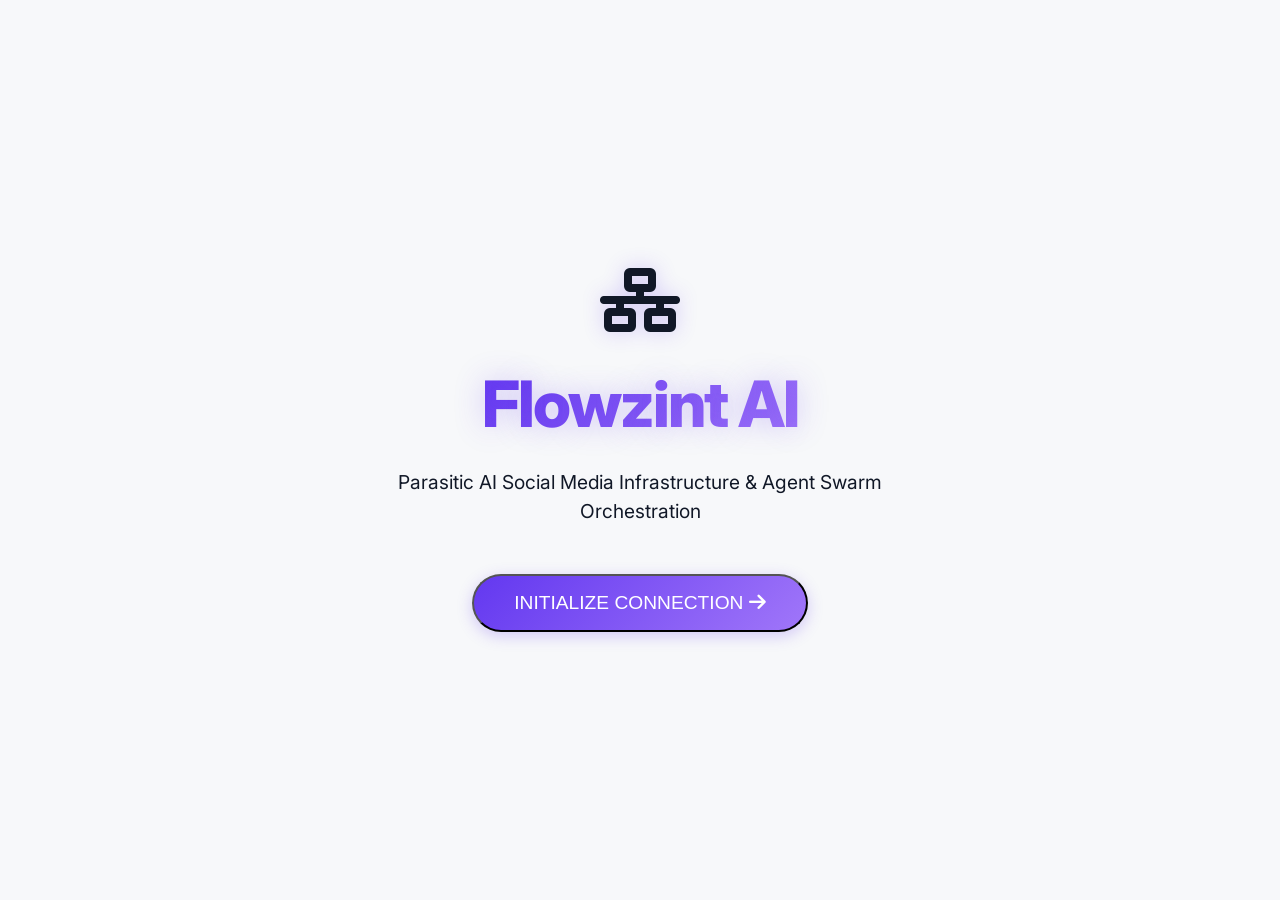
<file: frontend/index.html>
<!DOCTYPE html>
<html lang="en">
<head>
    <meta charset="UTF-8">
    <meta name="viewport" content="width=device-width, initial-scale=1.0">
    <title>Flowzint AI | System Initialization</title>
    <script src="assets/js/guard.js"></script>
    <link rel="stylesheet" href="assets/css/global.css">
    <link rel="stylesheet" href="https://cdnjs.cloudflare.com/ajax/libs/font-awesome/6.4.0/css/all.min.css">
    <style>
        .splash-screen {
            height: 100vh;
            display: flex;
            flex-direction: column;
            align-items: center;
            justify-content: center;
            text-align: center;
        }
        
        .logo-large {
            font-size: 4rem;
            font-weight: 800;
            letter-spacing: -2px;
            margin-bottom: 16px;
            text-shadow: 0 0 30px var(--primary-glow);
        }

        .tagline {
            font-size: 1.2rem;
            color: var(--text-muted);
            font-family: var(--font-mono);
            margin-bottom: 48px;
            max-width: 600px;
        }

        .enter-btn {
            font-size: 1.2rem;
            padding: 16px 40px;
            border-radius: 50px;
        }
    </style>
</head>
<body>
    <div class="ambient-bg"></div>

    <div class="splash-screen animate-fade-in">
        <i class="fa-solid fa-network-wired" style="font-size: 4rem; color: var(--primary-neon); margin-bottom: 24px; text-shadow: 0 0 20px var(--primary-glow);"></i>
        <div class="logo-large text-gradient">Flowzint AI</div>
        <div class="tagline">Parasitic AI Social Media Infrastructure & Agent Swarm Orchestration</div>
        
        <a href="login.html" style="text-decoration: none;">
            <button class="btn-primary enter-btn">
                INITIALIZE CONNECTION <i class="fa-solid fa-arrow-right"></i>
            </button>
        </a>
    </div>
</body>
</html>
</file>
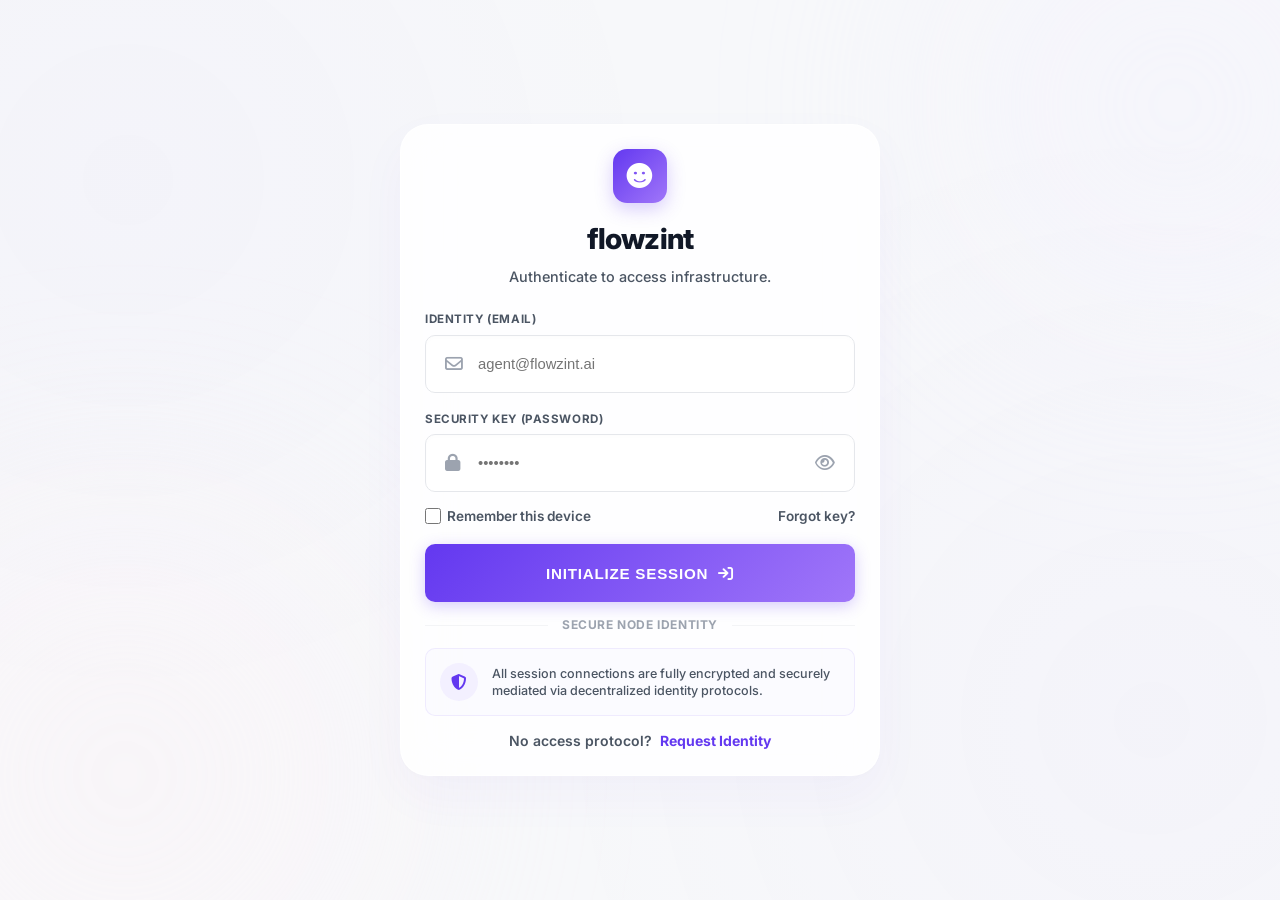
<file: frontend/dashboard.html>
<!DOCTYPE html>
<html lang="en">
<head>
    <meta charset="UTF-8">
    <meta name="viewport" content="width=device-width, initial-scale=1.0">
    <title>Flowzint | Creator Operating System</title>
    <script src="assets/js/guard.js"></script>
    <link rel="stylesheet" href="assets/css/global.css">
    <link rel="stylesheet" href="assets/css/dashboard.css">
    <link rel="stylesheet" href="https://cdnjs.cloudflare.com/ajax/libs/font-awesome/6.4.0/css/all.min.css">
</head>
<body>
    <div class="app-container">
        
        <!-- Sidebar -->
        <aside class="sidebar">
            <div class="sidebar-brand">
                <div class="brand-icon"><i class="fa-solid fa-face-smile"></i></div>
                <div>
                    <div style="font-weight: 800; font-size: 1.3rem; letter-spacing: -0.5px; color: var(--text-primary);">flowzint</div>
                    <div style="font-size: 0.65rem; color: var(--text-tertiary); font-weight: 600;">Creator Operating System</div>
                </div>
            </div>

            <div class="sidebar-scroll">
                <div class="nav-section">
                    <div class="nav-label">Overview</div>
                    <a href="dashboard.html" class="nav-item active">
                        <i class="fa-solid fa-border-all"></i>
                        <span>Dashboard</span>
                        <i class="fa-solid fa-chevron-right nav-action"></i>
                    </a>
                    <a href="#" class="nav-item">
                        <i class="fa-solid fa-gear"></i>
                        <span>Features</span>
                    </a>
                    <a href="pages/analytics.html" class="nav-item">
                        <i class="fa-solid fa-chart-simple"></i>
                        <span>Analytics</span>
                    </a>
                    <a href="pages/content-performance.html" class="nav-item">
                        <i class="fa-regular fa-file-video"></i>
                        <span>Content Performance</span>
                    </a>
                    <a href="pages/competitors.html" class="nav-item">
                        <i class="fa-solid fa-users-viewfinder"></i>
                        <span>Competitors</span>
                    </a>
                    <a href="pages/audience-insights.html" class="nav-item">
                        <i class="fa-solid fa-chart-pie"></i>
                        <span>Audience Insights</span>
                    </a>
                </div>

                <div class="nav-section">
                    <div class="nav-label">
                        AI AGENTS
                        <span class="badge badge-primary" style="cursor: pointer;">+ New Agent</span>
                    </div>
                    <a href="pages/script-agent.html" class="nav-item">
                        <i class="fa-solid fa-pen-nib"></i>
                        <span>Script Agent</span>
                    </a>
                    <a href="pages/proposal-agent.html" class="nav-item">
                        <i class="fa-solid fa-file-contract"></i>
                        <span>Proposal Agent</span>
                    </a>
                    <a href="pages/gmail-agent.html" class="nav-item">
                        <i class="fa-regular fa-envelope"></i>
                        <span>Gmail Agent</span>
                    </a>
                    <a href="pages/booking-agent.html" class="nav-item">
                        <i class="fa-regular fa-calendar-check"></i>
                        <span>Booking Agent</span>
                    </a>
                    <a href="#" class="nav-item">
                        <i class="fa-solid fa-satellite-dish"></i>
                        <span>24/7 Tracker</span>
                    </a>
                    <a href="#" class="nav-item" style="color: var(--primary); font-weight: 700;">
                        <i class="fa-solid fa-plus" style="color: var(--primary);"></i>
                        <span>View all agents</span>
                    </a>
                </div>

                <div class="nav-section">
                    <div class="nav-label">Automation</div>
                    <a href="pages/schedules.html" class="nav-item">
                        <i class="fa-regular fa-calendar-days"></i>
                        <span>Schedules</span>
                    </a>
                    <a href="#" class="nav-item">
                        <i class="fa-regular fa-paper-plane"></i>
                        <span>Auto Posting</span>
                    </a>
                    <a href="#" class="nav-item">
                        <i class="fa-solid fa-wand-magic-sparkles"></i>
                        <span>AI Video Generator</span>
                    </a>
                </div>
            </div>

            <div class="sidebar-footer">
                <div class="card user-card" id="user-menu-btn" style="padding: 10px; box-shadow: none;">
                    <div style="display: flex; align-items: center; gap: 12px;">
                        <img src="https://ui-avatars.com/api/?name=Creator&background=6338f0&color=fff" alt="User">
                        <div>
                            <div style="font-weight: 700; font-size: 0.85rem; display: flex; align-items: center; gap: 6px;" id="user-email">Creator Pro <i class="fa-solid fa-circle-check" style="color: var(--primary); font-size: 0.75rem;"></i></div>
                            <div style="font-size: 0.75rem; color: var(--text-tertiary); font-weight: 500;">Pro Plan</div>
                        </div>
                    </div>
                    <i class="fa-solid fa-chevron-down" style="font-size: 0.8rem; color: var(--text-tertiary);"></i>
                </div>
                <div class="storage-widget">
                    <div style="font-size: 0.75rem; font-weight: 600; color: var(--text-secondary);">Storage Used</div>
                    <div class="progress-bar"><div class="progress-fill"></div></div>
                    <div style="font-size: 0.7rem; color: var(--text-tertiary); font-weight: 600; text-align: center;">72% (72GB / 100GB)</div>
                </div>
            </div>
        </aside>

        <!-- Main Content Wrapper -->
        <main class="main-wrapper">
            
            <!-- Top Navbar (Centered Grid Containment) -->
            <header class="topbar">
                <div class="topbar-container">
                    <div class="search-bar">
                        <i class="fa-solid fa-search"></i>
                        <input type="text" placeholder="Search insights, videos, keywords...">
                        <span class="badge badge-primary">⌘ K</span>
                    </div>

                    <div class="topbar-actions">
                        <div class="icon-btn">
                            <i class="fa-regular fa-bell"></i>
                            <div class="notification-dot"></div>
                        </div>
                        <div class="icon-btn">
                            <i class="fa-regular fa-calendar"></i>
                        </div>
                        <button class="btn btn-primary" style="padding: 10px 20px;">
                            <i class="fa-solid fa-plus"></i> New Campaign
                        </button>
                        <img src="https://ui-avatars.com/api/?name=Creator&background=6338f0&color=fff" style="width: 40px; height: 40px; border-radius: 50%; box-shadow: var(--shadow-sm);" alt="Avatar">
                    </div>
                </div>
            </header>

            <!-- Dashboard Content Scroll -->
            <div class="dashboard-content">
                <div class="dashboard-container">
                    
                    <!-- Layout Column Splitting -->
                    <div class="dashboard-layout">
                        
                        <!-- 1. Middle Column (Main Content Area) -->
                        <div class="main-column">
                            
                            <!-- Hero Section (Now properly inside Main Column to match vertical height) -->
                            <div class="hero-section">
                                <div class="hero-text">
                                    <h1 class="heading-md" style="color: var(--text-secondary); margin-bottom: 4px;">Welcome back, Creator! 👋</h1>
                                    <div class="heading-xl">Let's grow your channel to the <span class="text-gradient">next level</span></div>
                                    <p class="text-sm" style="margin-top: 8px; font-weight: 500;">AI-Powered insights, automation and everything you need to grow faster.</p>
                                </div>
                                <div class="date-picker">
                                    <i class="fa-regular fa-calendar" style="color: var(--text-secondary);"></i> May 16 - Jun 15, 2026 <i class="fa-solid fa-chevron-down" style="color: var(--text-tertiary); font-size: 0.75rem; margin-left: 8px;"></i>
                                </div>
                            </div>

                            <!-- 4 KPI Cards -->
                            <div class="kpi-grid">
                                <div class="card kpi-card">
                                    <div class="kpi-header">
                                        <div class="icon-container icon-purple"><i class="fa-solid fa-eye"></i></div>
                                        Total Views
                                    </div>
                                    <div class="kpi-value-row">
                                        <div class="kpi-value">2.45M</div>
                                        <span class="badge badge-success"><i class="fa-solid fa-arrow-up"></i> 28.6%</span>
                                    </div>
                                    <div class="text-xs">vs last 30 days</div>
                                    <div class="kpi-chart-mini mini-line"></div>
                                </div>

                                <div class="card kpi-card">
                                    <div class="kpi-header">
                                        <div class="icon-container icon-blue"><i class="fa-regular fa-clock"></i></div>
                                        Watch Time (hours)
                                    </div>
                                    <div class="kpi-value-row">
                                        <div class="kpi-value">95.6K</div>
                                        <span class="badge badge-success"><i class="fa-solid fa-arrow-up"></i> 18.7%</span>
                                    </div>
                                    <div class="text-xs">vs last 30 days</div>
                                    <div class="kpi-chart-mini mini-line-green"></div>
                                </div>

                                <div class="card kpi-card">
                                    <div class="kpi-header">
                                        <div class="icon-container icon-pink"><i class="fa-solid fa-users"></i></div>
                                        Subscribers
                                    </div>
                                    <div class="kpi-value-row">
                                        <div class="kpi-value">12.8K</div>
                                        <span class="badge badge-success"><i class="fa-solid fa-arrow-up"></i> 35.4%</span>
                                    </div>
                                    <div class="text-xs">vs last 30 days</div>
                                    <div class="kpi-chart-mini mini-line-pink"></div>
                                </div>

                                <div class="card kpi-card">
                                    <div class="kpi-header">
                                        <div class="icon-container icon-orange"><i class="fa-regular fa-heart"></i></div>
                                        Engagement Rate
                                    </div>
                                    <div class="kpi-value-row">
                                        <div class="kpi-value">7.68%</div>
                                        <span class="badge badge-success"><i class="fa-solid fa-arrow-up"></i> 22.1%</span>
                                    </div>
                                    <div class="text-xs">vs last 30 days</div>
                                    <div class="kpi-chart-mini mini-line-orange"></div>
                                </div>
                            </div>

                            <!-- Main Graph -->
                            <div class="card chart-card">
                                <div class="card-header">
                                    <div style="display: flex; align-items: center; gap: 8px;">
                                        <h3 class="heading-md">Channel Performance Overview</h3>
                                        <i class="fa-regular fa-circle-info" style="color: var(--text-tertiary);"></i>
                                    </div>
                                    <div class="date-picker" style="padding: 6px 16px; box-shadow: none;">
                                        Last 30 Days <i class="fa-solid fa-chevron-down" style="font-size: 0.75rem; color: var(--text-tertiary); margin-left: 8px;"></i>
                                    </div>
                                </div>
                                <div class="chart-placeholder">
                                    <div class="chart-tooltip">
                                        <div style="color: var(--text-tertiary); margin-bottom: 4px; font-weight: 600;">May 28</div>
                                        <div style="font-weight: 800; color: var(--text-primary); font-size: 1rem;">98.7K Views</div>
                                        <div class="chart-tooltip-line"></div>
                                        <div class="chart-tooltip-dot"></div>
                                    </div>
                                </div>
                            </div>

                            <!-- Bottom Grids Container -->
                            <div class="bottom-section">
                                <!-- Row 1: 4 Cards -->
                                <div class="bottom-grid-4">
                                    <div class="card widget-box">
                                        <div class="widget-box-header">
                                            <div class="icon-container icon-purple" style="width: 28px; height: 28px; font-size: 0.8rem;"><i class="fa-solid fa-user-astronaut"></i></div>
                                            Creator Command Center
                                            <span style="margin-left: auto; color: var(--primary); font-size: 0.75rem; cursor: pointer; font-weight: 700;">Customize</span>
                                        </div>
                                        <div class="list-item">
                                            <div class="list-item-left">
                                                <i class="fa-solid fa-plus"></i>
                                                <span class="list-item-title">AI Suggestions</span>
                                            </div>
                                            <span class="list-item-right text-gradient">New <i class="fa-solid fa-chevron-down"></i></span>
                                        </div>
                                        <div class="list-item">
                                            <div class="list-item-left">
                                                <i class="fa-solid fa-fire" style="color: var(--danger);"></i>
                                                <span class="list-item-title">Trending Opportunities</span>
                                            </div>
                                            <span class="list-item-right" style="color: var(--warning);">High</span>
                                        </div>
                                        <div class="list-item">
                                            <div class="list-item-left">
                                                <i class="fa-regular fa-file-video" style="color: var(--primary);"></i>
                                                <span class="list-item-title">Content Pipeline</span>
                                            </div>
                                            <span class="list-item-right">2</span>
                                        </div>
                                        <div class="list-item">
                                            <div class="list-item-left">
                                                <i class="fa-regular fa-calendar-check" style="color: var(--primary);"></i>
                                                <span class="list-item-title">Upcoming Uploads</span>
                                            </div>
                                            <span class="list-item-right">2</span>
                                        </div>
                                        <a href="#" class="view-all">View all insights &rarr;</a>
                                    </div>

                                    <div class="card widget-box">
                                        <div class="widget-box-header">
                                            <div class="icon-container icon-purple" style="width: 28px; height: 28px; font-size: 0.8rem;"><i class="fa-solid fa-thumbs-up"></i></div>
                                            Real-time Likes Monitoring
                                        </div>
                                        <div class="text-xs" style="font-weight: 600;">Total Likes (30 Days)</div>
                                        <div class="kpi-value-row" style="margin: 8px 0 16px 0;">
                                            <div class="heading-lg" style="font-size: 1.5rem;">125.4K</div>
                                            <span class="badge badge-success"><i class="fa-solid fa-arrow-up"></i> 24.8%</span>
                                        </div>
                                        <div class="kpi-chart-mini mini-line-green" style="height: 32px; margin-bottom: 20px;"></div>
                                        <div style="display: flex; justify-content: space-between; font-size: 0.75rem; font-weight: 700; margin-bottom: 8px;">
                                            Live Feed <span style="color: var(--success); display: flex; align-items: center; gap: 6px;"><div style="width:6px; height:6px; background:var(--success); border-radius:50%;"></div>Live</span>
                                        </div>
                                        <div class="list-item" style="padding: 6px 0;">
                                            <div class="list-item-left"><img src="https://ui-avatars.com/api/?name=T&background=3b82f6&color=fff" style="width:20px; border-radius:50%;"><span class="list-item-title" style="font-size: 0.75rem;">@TechGuru liked your video</span></div>
                                            <span class="list-item-right" style="color: var(--text-tertiary); font-weight: 500;">1m ago</span>
                                        </div>
                                        <div class="list-item" style="padding: 6px 0;">
                                            <div class="list-item-left"><img src="https://ui-avatars.com/api/?name=C&background=ec4899&color=fff" style="width:20px; border-radius:50%;"><span class="list-item-title" style="font-size: 0.75rem;">@CreatorLife liked your video</span></div>
                                            <span class="list-item-right" style="color: var(--text-tertiary); font-weight: 500;">3m ago</span>
                                        </div>
                                        <a href="#" class="view-all">View all likes &rarr;</a>
                                    </div>

                                    <div class="card widget-box">
                                        <div class="widget-box-header">
                                            <div class="icon-container icon-purple" style="width: 28px; height: 28px; font-size: 0.8rem;"><i class="fa-regular fa-comment"></i></div>
                                            Comments & Engagement
                                        </div>
                                        <div class="text-xs" style="font-weight: 600;">Total Comments (30 Days)</div>
                                        <div class="kpi-value-row" style="margin: 8px 0 16px 0;">
                                            <div class="heading-lg" style="font-size: 1.5rem;">8.47K</div>
                                            <span class="badge badge-success"><i class="fa-solid fa-arrow-up"></i> 19.3%</span>
                                        </div>
                                        <div class="kpi-chart-mini mini-line" style="height: 32px; margin-bottom: 20px;"></div>
                                        <div style="display: flex; justify-content: space-between; font-size: 0.75rem; font-weight: 700; margin-bottom: 8px;">
                                            Live Feed <span style="color: var(--success); display: flex; align-items: center; gap: 6px;"><div style="width:6px; height:6px; background:var(--success); border-radius:50%;"></div>Live</span>
                                        </div>
                                        <div class="list-item" style="padding: 6px 0;">
                                            <div class="list-item-left"><img src="https://ui-avatars.com/api/?name=G&background=10b981&color=fff" style="width:20px; border-radius:50%;"><span class="list-item-title" style="font-size: 0.75rem;">Great video! Really helpful 🔥</span></div>
                                            <span class="list-item-right" style="color: var(--text-tertiary); font-weight: 500;">1m ago</span>
                                        </div>
                                        <div class="list-item" style="padding: 6px 0;">
                                            <div class="list-item-left"><img src="https://ui-avatars.com/api/?name=L&background=f59e0b&color=fff" style="width:20px; border-radius:50%;"><span class="list-item-title" style="font-size: 0.75rem;">Loved it! Subscribed ✅</span></div>
                                            <span class="list-item-right" style="color: var(--text-tertiary); font-weight: 500;">3m ago</span>
                                        </div>
                                        <a href="#" class="view-all">View all comments &rarr;</a>
                                    </div>

                                    <div class="card widget-box">
                                        <div class="widget-box-header">
                                            <div class="icon-container" style="background: white; width: 28px; height: 28px; font-size: 1rem; box-shadow: var(--shadow-sm); border: 1px solid var(--border-light);"><i class="fa-brands fa-google" style="color: #ea4335;"></i></div>
                                            Gmail Notification Center
                                        </div>
                                        <div style="font-size: 0.75rem; font-weight: 700; margin-bottom: 16px; color: var(--text-primary);">Latest Emails</div>
                                        
                                        <div class="list-item" style="align-items: flex-start; padding: 8px 0;">
                                            <div class="list-item-left" style="align-items: flex-start;">
                                                <div style="width: 8px; height: 8px; background: #3b82f6; border-radius: 50%; margin-top: 6px; flex-shrink: 0;"></div>
                                                <div>
                                                    <div class="list-item-title">YouTube Creators</div>
                                                    <div class="list-item-sub">Your weekly channel performance...</div>
                                                </div>
                                            </div>
                                            <span class="list-item-right" style="color: var(--text-tertiary); font-weight: 500;">2m ago</span>
                                        </div>
                                        <div class="list-item" style="align-items: flex-start; padding: 8px 0;">
                                            <div class="list-item-left" style="align-items: flex-start;">
                                                <div style="width: 8px; height: 8px; background: #3b82f6; border-radius: 50%; margin-top: 6px; flex-shrink: 0;"></div>
                                                <div>
                                                    <div class="list-item-title">Google Ads</div>
                                                    <div class="list-item-sub">Ad campaign performance update</div>
                                                </div>
                                            </div>
                                            <span class="list-item-right" style="color: var(--text-tertiary); font-weight: 500;">15m ago</span>
                                        </div>
                                        <div class="list-item" style="align-items: flex-start; padding: 8px 0;">
                                            <div class="list-item-left" style="align-items: flex-start;">
                                                <div style="width: 8px; height: 8px; background: #ef4444; border-radius: 50%; margin-top: 6px; flex-shrink: 0;"></div>
                                                <div>
                                                    <div class="list-item-title">Brand Collab Hub</div>
                                                    <div class="list-item-sub">New collaboration opportunity</div>
                                                </div>
                                            </div>
                                            <span class="list-item-right" style="color: var(--text-tertiary); font-weight: 500;">30m ago</span>
                                        </div>
                                        
                                        <a href="#" class="view-all">View all emails &rarr;</a>
                                    </div>
                                </div>

                                <!-- Row 2: 3 Cards -->
                                <div class="bottom-grid-3">
                                    <div class="card widget-box">
                                        <div class="widget-box-header" style="justify-content: space-between;">
                                            Top Performing Videos
                                            <a href="#" class="view-all" style="margin: 0; padding: 0;">View All</a>
                                        </div>
                                        <div class="list-item" style="padding: 12px 0;">
                                            <div class="list-item-left">
                                                <div style="width: 24px; height: 24px; background: var(--primary); color: white; border-radius: 50%; display: flex; align-items: center; justify-content: center; font-size: 0.7rem; font-weight: 700; box-shadow: 0 4px 8px var(--primary-glow);">1</div>
                                                <div style="width: 48px; height: 32px; background: #333; border-radius: 6px; border: 1px solid var(--border-medium);"></div>
                                                <div>
                                                    <div class="list-item-title">AI Tools for 30 Days</div>
                                                    <div class="list-item-sub">128K views • 7.4% ER</div>
                                                </div>
                                            </div>
                                            <span class="list-item-right" style="color: var(--success);"><i class="fa-solid fa-arrow-up"></i> 22.4%</span>
                                        </div>
                                        <div class="list-item" style="padding: 12px 0;">
                                            <div class="list-item-left">
                                                <div style="width: 24px; height: 24px; background: var(--border-light); color: var(--text-secondary); border-radius: 50%; display: flex; align-items: center; justify-content: center; font-size: 0.7rem; font-weight: 700; border: 1px solid var(--border-medium);">2</div>
                                                <div style="width: 48px; height: 32px; background: #444; border-radius: 6px; border: 1px solid var(--border-medium);"></div>
                                                <div>
                                                    <div class="list-item-title">YouTube SEO: Rank #1 Fast</div>
                                                    <div class="list-item-sub">96K views • 7.6% ER</div>
                                                </div>
                                            </div>
                                            <span class="list-item-right" style="color: var(--success);"><i class="fa-solid fa-arrow-up"></i> 29.1%</span>
                                        </div>
                                        <div class="list-item" style="padding: 12px 0;">
                                            <div class="list-item-left">
                                                <div style="width: 24px; height: 24px; background: var(--border-light); color: var(--text-secondary); border-radius: 50%; display: flex; align-items: center; justify-content: center; font-size: 0.7rem; font-weight: 700; border: 1px solid var(--border-medium);">3</div>
                                                <div style="width: 48px; height: 32px; background: #555; border-radius: 6px; border: 1px solid var(--border-medium);"></div>
                                                <div>
                                                    <div class="list-item-title">How I Grew from 0 to 100K</div>
                                                    <div class="list-item-sub">76K views • 7.1% ER</div>
                                                </div>
                                            </div>
                                            <span class="list-item-right" style="color: var(--success);"><i class="fa-solid fa-arrow-up"></i> 19.3%</span>
                                        </div>
                                    </div>

                                    <div class="card widget-box">
                                        <div class="widget-box-header" style="justify-content: space-between;">
                                            Audience Activity Heatmap
                                            <div class="date-picker" style="padding: 6px 12px; box-shadow: none; font-size: 0.75rem;">
                                                <i class="fa-regular fa-eye" style="color: var(--text-tertiary);"></i> Engagement <i class="fa-solid fa-chevron-down" style="color: var(--text-tertiary);"></i>
                                            </div>
                                        </div>
                                        <div style="display: flex; font-size: 0.7rem; color: var(--text-tertiary); font-weight: 600;">
                                            <div style="display: flex; flex-direction: column; justify-content: space-between; padding-right: 12px; margin-top: 16px;">
                                                <div>Mon</div><div>Tue</div><div>Wed</div><div>Thu</div><div>Fri</div><div>Sat</div><div>Sun</div>
                                            </div>
                                            <div style="flex: 1;">
                                                <div class="heatmap-grid">
                                                    <div class="heat-cell"></div><div class="heat-cell med"></div><div class="heat-cell max"></div><div class="heat-cell"></div><div class="heat-cell"></div><div class="heat-cell med"></div><div class="heat-cell"></div><div class="heat-cell"></div>
                                                    <div class="heat-cell med"></div><div class="heat-cell high"></div><div class="heat-cell max"></div><div class="heat-cell med"></div><div class="heat-cell"></div><div class="heat-cell"></div><div class="heat-cell"></div><div class="heat-cell"></div>
                                                    <div class="heat-cell"></div><div class="heat-cell"></div><div class="heat-cell med"></div><div class="heat-cell"></div><div class="heat-cell"></div><div class="heat-cell high"></div><div class="heat-cell max"></div><div class="heat-cell"></div>
                                                    <div class="heat-cell"></div><div class="heat-cell med"></div><div class="heat-cell max"></div><div class="heat-cell high"></div><div class="heat-cell"></div><div class="heat-cell"></div><div class="heat-cell med"></div><div class="heat-cell"></div>
                                                </div>
                                                <div style="display: flex; justify-content: space-between; margin-top: 8px; font-weight: 600;">
                                                    <span>12AM</span><span>3AM</span><span>6AM</span><span>9AM</span><span>12PM</span><span>3PM</span><span>6PM</span><span>9PM</span>
                                                </div>
                                            </div>
                                        </div>
                                    </div>

                                    <div class="card widget-box">
                                        <div class="widget-box-header" style="justify-content: space-between;">
                                            Recent Activity
                                            <a href="#" class="view-all" style="margin: 0; padding: 0;">View All</a>
                                        </div>
                                        <div class="list-item" style="padding: 16px 0;">
                                            <div class="list-item-left">
                                                <div class="icon-container icon-purple" style="width: 28px; height: 28px; font-size: 0.8rem;"><i class="fa-solid fa-pen-nib"></i></div>
                                                <span class="list-item-title">Script Agent generated new script</span>
                                            </div>
                                            <span class="list-item-right" style="color: var(--text-tertiary); font-weight: 500;">2m ago</span>
                                        </div>
                                        <div class="list-item" style="padding: 16px 0;">
                                            <div class="list-item-left">
                                                <div class="icon-container icon-blue" style="width: 28px; height: 28px; font-size: 0.8rem;"><i class="fa-solid fa-chart-line"></i></div>
                                                <span class="list-item-title">New peak in views detected</span>
                                            </div>
                                            <span class="list-item-right" style="color: var(--text-tertiary); font-weight: 500;">32m ago</span>
                                        </div>
                                        <div class="list-item" style="padding: 16px 0;">
                                            <div class="list-item-left">
                                                <div class="icon-container" style="background: var(--success-bg); color: var(--success); width: 28px; height: 28px; font-size: 0.8rem;"><i class="fa-regular fa-envelope"></i></div>
                                                <span class="list-item-title">Gmail Agent categorized 12 emails</span>
                                            </div>
                                            <span class="list-item-right" style="color: var(--text-tertiary); font-weight: 500;">1h ago</span>
                                        </div>
                                        <div class="list-item" style="padding: 16px 0;">
                                            <div class="list-item-left">
                                                <div class="icon-container icon-orange" style="width: 28px; height: 28px; font-size: 0.8rem;"><i class="fa-regular fa-file-video"></i></div>
                                                <span class="list-item-title">Video performance report generated</span>
                                            </div>
                                            <span class="list-item-right" style="color: var(--text-tertiary); font-weight: 500;">2h ago</span>
                                        </div>
                                    </div>
                                </div>
                            </div>

                        </div>

                        <!-- 2. Right Sidebar (Separate Vertical Column) -->
                        <aside class="right-sidebar">
                            
                            <!-- Appointment Booking -->
                            <div class="card booking-widget">
                                <div class="booking-header">
                                    <div class="widget-box-header" style="margin-bottom: 6px;">
                                        <div class="icon-container icon-purple" style="width: 28px; height: 28px; font-size: 0.8rem;"><i class="fa-regular fa-calendar-check"></i></div>
                                        Appointment Booking
                                        <i class="fa-regular fa-calendar-plus" style="margin-left: auto; color: var(--text-tertiary); font-size: 1.1rem; cursor: pointer;"></i>
                                    </div>
                                    <div class="text-xs" style="font-weight: 500;">Book a 1:1 session with AI or grow expert.</div>
                                </div>
                                
                                <div style="display: flex; justify-content: space-between; align-items: center; font-size: 0.85rem; font-weight: 700; margin: 24px 0 16px 0;">
                                    <i class="fa-solid fa-chevron-left" style="color: var(--text-tertiary); cursor: pointer;"></i>
                                    June 2026
                                    <i class="fa-solid fa-chevron-right" style="color: var(--text-tertiary); cursor: pointer;"></i>
                                </div>

                                <table class="calendar-mockup">
                                    <tr><th>MON</th><th>TUE</th><th>WED</th><th>THU</th><th>FRI</th><th>SAT</th><th>SUN</th></tr>
                                    <tr><td>26</td><td>27</td><td>28</td><td>29</td><td>30</td><td>31</td><td>1</td></tr>
                                    <tr><td>2</td><td>3</td><td>4</td><td>5</td><td>6</td><td>7</td><td>8</td></tr>
                                    <tr><td>9</td><td>10</td><td>11</td><td>12</td><td>13</td><td>14</td><td>15</td></tr>
                                    <tr><td>16</td><td>17</td><td>18</td><td>19</td><td>20</td><td>21</td><td class="active">22</td></tr>
                                    <tr><td>23</td><td>24</td><td>25</td><td>26</td><td>27</td><td>28</td><td>29</td></tr>
                                </table>

                                <div class="date-picker" style="justify-content: space-between; box-shadow: none; margin: 20px 0; padding: 12px 16px;">
                                    <span><i class="fa-regular fa-clock" style="color: var(--text-tertiary); margin-right: 6px;"></i> Sat, Jun 22</span>
                                    <span>07:00 PM <i class="fa-solid fa-chevron-down" style="font-size: 0.75rem; color: var(--text-tertiary); margin-left: 6px;"></i></span>
                                </div>

                                <button class="btn btn-primary" style="width: 100%; padding: 14px; font-size: 0.95rem;">Book Appointment</button>
                            </div>

                            <!-- Trending Search -->
                            <div class="card search-widget">
                                <div class="widget-box-header" style="margin-bottom: 6px;">
                                    <div class="icon-container icon-blue" style="width: 28px; height: 28px; font-size: 0.8rem;"><i class="fa-solid fa-magnifying-glass"></i></div>
                                    Trending Content Search
                                </div>
                                <div class="text-xs" style="font-weight: 500;">Search trending topics, keywords...</div>
                                <input type="text" placeholder="e.g. AI Tools 2026">
                                <div class="pill-tags">
                                    <span class="pill">AI Tools</span>
                                    <span class="pill">YouTube Growth</span>
                                    <span class="pill">Reels vs YouTube</span>
                                    <span class="pill">Automation</span>
                                    <span class="pill">Make Money Online</span>
                                </div>
                                <a href="#" class="view-all" style="display: flex; justify-content: space-between; align-items: center; width: 100%; margin-top: 24px;">
                                    Explore trending now <i class="fa-solid fa-arrow-right"></i>
                                </a>
                            </div>

                            <!-- Competitor Monitoring -->
                            <div class="card competitor-widget" style="padding: 24px;">
                                <div class="widget-box-header" style="margin-bottom: 24px;">
                                    <div class="icon-container icon-purple" style="width: 28px; height: 28px; font-size: 0.8rem;"><i class="fa-solid fa-border-all"></i></div>
                                    Competitor Content Monitoring
                                </div>
                                <div style="display: flex; justify-content: space-between; font-size: 0.75rem; color: var(--text-tertiary); font-weight: 600; margin-bottom: 16px;">
                                    <span>Top Performing Competitors</span>
                                    <span style="cursor: pointer; color: var(--text-primary);">Last 7 Days <i class="fa-solid fa-chevron-down" style="color: var(--text-tertiary);"></i></span>
                                </div>
                                
                                <div class="competitor-row">
                                    <div style="display: flex; align-items: center; gap: 16px;">
                                        <div class="comp-avatar"><img src="https://ui-avatars.com/api/?name=TechWiz&background=111827&color=fff" style="width:32px; border-radius:50%; box-shadow: var(--shadow-sm);"></div>
                                        <span style="font-size: 0.85rem; font-weight: 700; color: var(--text-primary);">TechWiz</span>
                                    </div>
                                    <div class="comp-stats" style="text-align: right;">
                                        <div style="font-size: 0.75rem; color: var(--text-secondary); font-weight: 500; margin-bottom: 4px;">126K views</div>
                                        <div style="font-size: 0.75rem; color: var(--success); font-weight: 700;"><i class="fa-solid fa-arrow-up"></i> 14.5%</div>
                                    </div>
                                </div>
                                
                                <div class="competitor-row">
                                    <div style="display: flex; align-items: center; gap: 16px;">
                                        <div class="comp-avatar"><img src="https://ui-avatars.com/api/?name=Gizmo&background=3b82f6&color=fff" style="width:32px; border-radius:50%; box-shadow: var(--shadow-sm);"></div>
                                        <span style="font-size: 0.85rem; font-weight: 700; color: var(--text-primary);">Gizmo Reviews</span>
                                    </div>
                                    <div class="comp-stats" style="text-align: right;">
                                        <div style="font-size: 0.75rem; color: var(--text-secondary); font-weight: 500; margin-bottom: 4px;">96.4K views</div>
                                        <div style="font-size: 0.75rem; color: var(--success); font-weight: 700;"><i class="fa-solid fa-arrow-up"></i> 11.2%</div>
                                    </div>
                                </div>
                                
                                <div class="competitor-row">
                                    <div style="display: flex; align-items: center; gap: 16px;">
                                        <div class="comp-avatar"><img src="https://ui-avatars.com/api/?name=Unbox&background=ec4899&color=fff" style="width:32px; border-radius:50%; box-shadow: var(--shadow-sm);"></div>
                                        <span style="font-size: 0.85rem; font-weight: 700; color: var(--text-primary);">Unbox Tech</span>
                                    </div>
                                    <div class="comp-stats" style="text-align: right;">
                                        <div style="font-size: 0.75rem; color: var(--text-secondary); font-weight: 500; margin-bottom: 4px;">72.1K views</div>
                                        <div style="font-size: 0.75rem; color: var(--success); font-weight: 700;"><i class="fa-solid fa-arrow-up"></i> 12.3%</div>
                                    </div>
                                </div>

                                <a href="#" class="view-all">View all competitors &rarr;</a>
                            </div>
                            
                        </aside>

                    </div>

                </div>
            </div>
        </main>
    </div>

    <!-- Floating Chatbot Widget -->
    <div class="chatbot-widget" id="chatbot-toggle">
        <i class="fa-solid fa-face-smile"></i>
        <div class="chatbot-glow"></div>
    </div>

    <div class="chatbot-popup glass-panel" id="chatbot-popup">
        <div class="chatbot-header">
            <div class="chatbot-avatar"><i class="fa-solid fa-robot"></i></div>
            <div>
                <div style="font-weight: 700; font-size: 0.95rem;">Flowzint AI</div>
                <div style="font-size: 0.75rem; opacity: 0.9;">System Online</div>
            </div>
            <i class="fa-solid fa-xmark" id="chatbot-close" style="cursor: pointer; margin-left: auto; font-size: 1.2rem;"></i>
        </div>
        <div class="chatbot-body">
            <div class="chat-message ai">Hello Creator! I've analyzed your latest dashboard metrics. How can I help you scale today?</div>
            <div class="chat-message user">What's my top performing video?</div>
            <div class="chat-message ai">Your top video is "AI Tools for 30 Days" driving a massive 22.4% engagement spike! 🚀 Should I have the Script Agent draft a follow-up?</div>
        </div>
        <div class="chatbot-input">
            <input type="text" placeholder="Ask Flowzint AI...">
            <button><i class="fa-solid fa-paper-plane"></i></button>
        </div>
    </div>

    <script src="assets/js/api.js"></script>
    <script src="assets/js/auth.js"></script>
    <script src="assets/js/dashboard.js"></script>
</body>
</html>
</file>
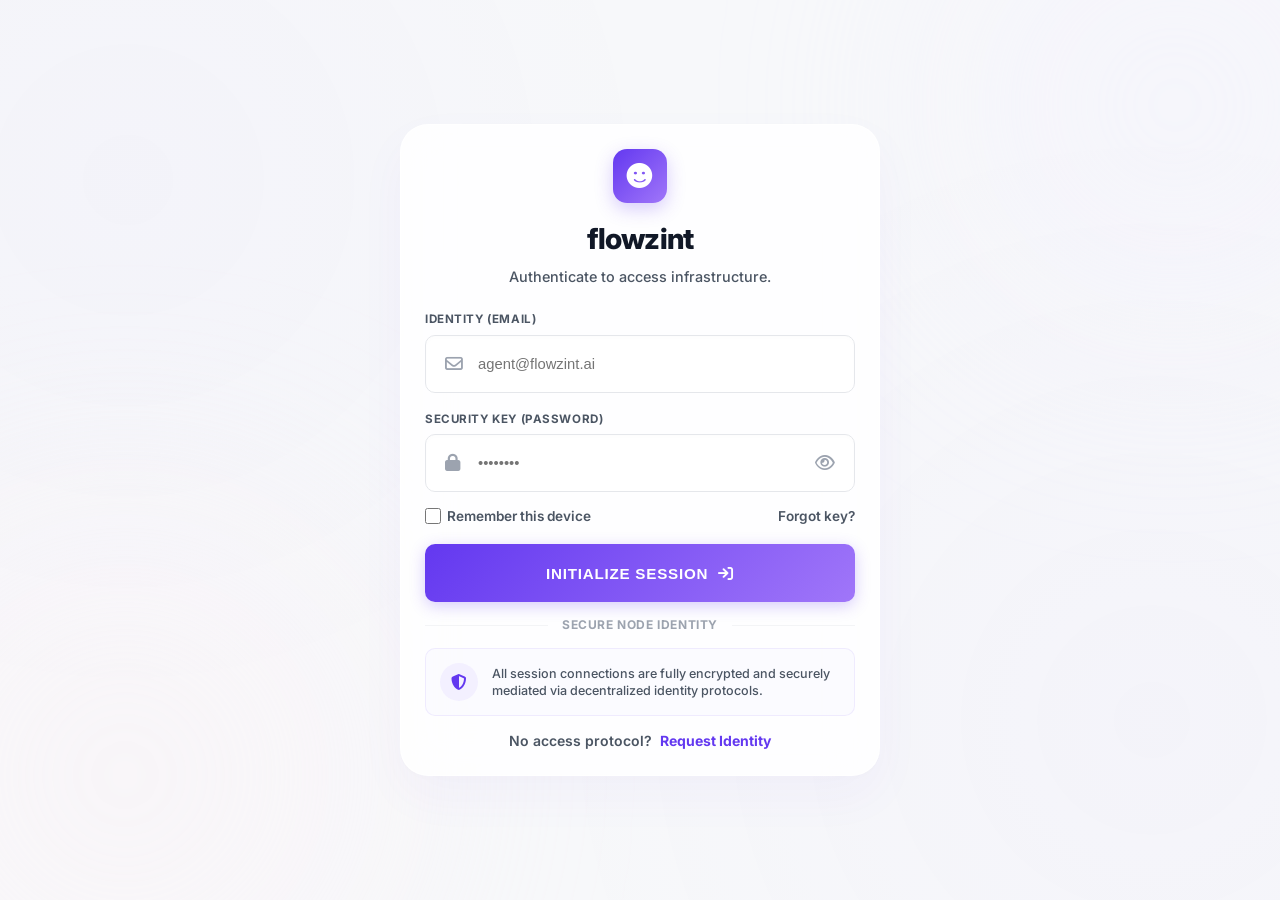
<file: frontend/login.html>
<!DOCTYPE html>
<html lang="en">
<head>
    <meta charset="UTF-8">
    <meta name="viewport" content="width=device-width, initial-scale=1.0">
    <title>Flowzint AI | Login</title>
    <!-- Route guard -->
    <script src="assets/js/guard.js"></script>
    
    <link rel="stylesheet" href="assets/css/global.css">
    <link rel="stylesheet" href="assets/css/auth.css">
    <link rel="stylesheet" href="https://cdnjs.cloudflare.com/ajax/libs/font-awesome/6.4.0/css/all.min.css">
</head>
<body>

    <!-- Soft ambient background blobs -->
    <div class="ambient-bg">
        <div class="blob-1"></div>
        <div class="blob-2"></div>
    </div>

    <div class="auth-wrapper">
        <div class="auth-container glass-panel">
            
            <div class="auth-header">
                <div class="auth-logo-icon">
                    <i class="fa-solid fa-face-smile"></i>
                </div>
                <h1 class="auth-logo">flowzint</h1>
                <div class="auth-subtitle">Authenticate to access infrastructure.</div>
            </div>

            <div id="loginError" class="auth-error">
                <i class="fa-solid fa-triangle-exclamation"></i>
                <span id="errorText"></span>
            </div>

            <form id="loginForm" class="auth-form">
                <div class="form-group">
                    <label for="email">Identity (Email)</label>
                    <div class="input-wrapper">
                        <i class="fa-regular fa-envelope input-icon-left"></i>
                        <input type="email" id="email" class="input-glass" required placeholder="agent@flowzint.ai">
                    </div>
                </div>
                
                <div class="form-group">
                    <label for="password">Security Key (Password)</label>
                    <div class="input-wrapper">
                        <i class="fa-solid fa-lock input-icon-left"></i>
                        <input type="password" id="password" class="input-glass" required placeholder="••••••••">
                        <button type="button" class="password-toggle" id="passwordToggle" aria-label="Toggle Password Visibility">
                            <i class="fa-regular fa-eye" id="eyeIcon"></i>
                        </button>
                    </div>
                </div>

                <div class="auth-controls">
                    <label class="checkbox-container">
                        <input type="checkbox" id="rememberMe">
                        <span>Remember this device</span>
                    </label>
                    <a href="#" class="forgot-link">Forgot key?</a>
                </div>

                <button type="submit" class="auth-btn" id="loginBtn">
                    INITIALIZE SESSION <i class="fa-solid fa-arrow-right-to-bracket" style="margin-left: 4px;"></i>
                </button>
            </form>

            <div class="auth-divider">SECURE NODE IDENTITY</div>

            <!-- Request identity card -->
            <div class="identity-card">
                <div class="identity-card-icon">
                    <i class="fa-solid fa-shield-halved"></i>
                </div>
                <div class="identity-card-text">
                    All session connections are fully encrypted and securely mediated via decentralized identity protocols.
                </div>
            </div>

            <div class="auth-footer">
                No access protocol? <a href="register.html">Request Identity</a>
            </div>
            
        </div>
    </div>

    <!-- Scripts -->
    <script src="assets/js/api.js"></script>
    <script src="assets/js/auth.js"></script>
    <script>
        document.addEventListener('DOMContentLoaded', () => {
            const loginForm = document.getElementById('loginForm');
            const passwordInput = document.getElementById('password');
            const passwordToggle = document.getElementById('passwordToggle');
            const eyeIcon = document.getElementById('eyeIcon');
            
            // Password Show/Hide Toggle Logic
            passwordToggle.addEventListener('click', () => {
                if (passwordInput.type === 'password') {
                    passwordInput.type = 'text';
                    eyeIcon.classList.remove('fa-regular', 'fa-eye');
                    eyeIcon.classList.add('fa-regular', 'fa-eye-slash');
                } else {
                    passwordInput.type = 'password';
                    eyeIcon.classList.remove('fa-regular', 'fa-eye-slash');
                    eyeIcon.classList.add('fa-regular', 'fa-eye');
                }
            });

            loginForm.addEventListener('submit', async (e) => {
                e.preventDefault();
                const email = document.getElementById('email').value;
                const password = document.getElementById('password').value;
                const btn = document.getElementById('loginBtn');
                const errorDiv = document.getElementById('loginError');
                const errorText = document.getElementById('errorText');
                
                btn.innerHTML = 'AUTHENTICATING... <i class="fa-solid fa-spinner fa-spin" style="margin-left: 4px;"></i>';
                btn.style.pointerEvents = 'none';
                errorDiv.style.display = 'none';

                try {
                    await Auth.login(email, password);
                    window.location.href = 'dashboard.html';
                } catch (err) {
                    errorText.textContent = err.message || 'Identity mediation failed.';
                    errorDiv.style.display = 'flex';
                    btn.innerHTML = 'INITIALIZE SESSION <i class="fa-solid fa-arrow-right-to-bracket" style="margin-left: 4px;"></i>';
                    btn.style.pointerEvents = 'auto';
                }
            });
        });
    </script>
</body>
</html>
</file>
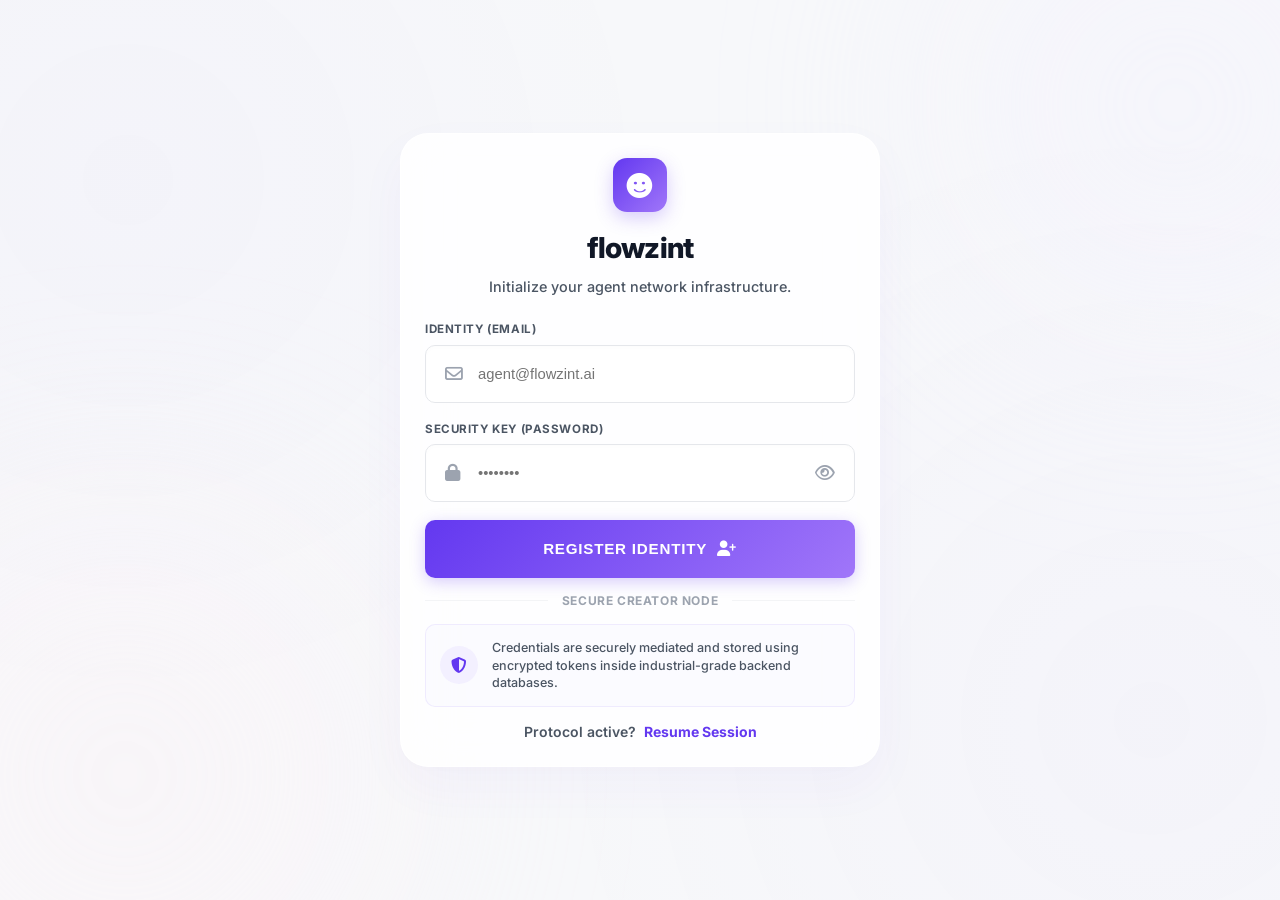
<file: frontend/register.html>
<!DOCTYPE html>
<html lang="en">
<head>
    <meta charset="UTF-8">
    <meta name="viewport" content="width=device-width, initial-scale=1.0">
    <title>Flowzint AI | Register Identity</title>
    <!-- Route guard -->
    <script src="assets/js/guard.js"></script>
    
    <link rel="stylesheet" href="assets/css/global.css">
    <link rel="stylesheet" href="assets/css/auth.css">
    <link rel="stylesheet" href="https://cdnjs.cloudflare.com/ajax/libs/font-awesome/6.4.0/css/all.min.css">
</head>
<body>

    <!-- Soft ambient background blobs -->
    <div class="ambient-bg">
        <div class="blob-1"></div>
        <div class="blob-2"></div>
    </div>

    <div class="auth-wrapper">
        <div class="auth-container glass-panel">
            
            <div class="auth-header">
                <div class="auth-logo-icon">
                    <i class="fa-solid fa-face-smile"></i>
                </div>
                <h1 class="auth-logo">flowzint</h1>
                <div class="auth-subtitle">Initialize your agent network infrastructure.</div>
            </div>

            <div id="registerError" class="auth-error">
                <i class="fa-solid fa-triangle-exclamation"></i>
                <span id="errorText"></span>
            </div>
            
            <div id="registerSuccess" class="auth-success">
                <i class="fa-solid fa-circle-check"></i>
                <span id="successText"></span>
            </div>

            <form id="registerForm" class="auth-form">
                <div class="form-group">
                    <label for="email">Identity (Email)</label>
                    <div class="input-wrapper">
                        <i class="fa-regular fa-envelope input-icon-left"></i>
                        <input type="email" id="email" class="input-glass" required placeholder="agent@flowzint.ai">
                    </div>
                </div>
                
                <div class="form-group">
                    <label for="password">Security Key (Password)</label>
                    <div class="input-wrapper">
                        <i class="fa-solid fa-lock input-icon-left"></i>
                        <input type="password" id="password" class="input-glass" required placeholder="••••••••" minlength="6">
                        <button type="button" class="password-toggle" id="passwordToggle" aria-label="Toggle Password Visibility">
                            <i class="fa-regular fa-eye" id="eyeIcon"></i>
                        </button>
                    </div>
                </div>

                <button type="submit" class="auth-btn" id="registerBtn">
                    REGISTER IDENTITY <i class="fa-solid fa-user-plus" style="margin-left: 4px;"></i>
                </button>
            </form>

            <div class="auth-divider">SECURE CREATOR NODE</div>

            <!-- Request identity card -->
            <div class="identity-card">
                <div class="identity-card-icon">
                    <i class="fa-solid fa-shield-halved"></i>
                </div>
                <div class="identity-card-text">
                    Credentials are securely mediated and stored using encrypted tokens inside industrial-grade backend databases.
                </div>
            </div>

            <div class="auth-footer">
                Protocol active? <a href="login.html">Resume Session</a>
            </div>
            
        </div>
    </div>

    <!-- Scripts -->
    <script src="assets/js/api.js"></script>
    <script src="assets/js/auth.js"></script>
    <script>
        document.addEventListener('DOMContentLoaded', () => {
            const registerForm = document.getElementById('registerForm');
            const passwordInput = document.getElementById('password');
            const passwordToggle = document.getElementById('passwordToggle');
            const eyeIcon = document.getElementById('eyeIcon');
            
            // Password Show/Hide Toggle Logic
            passwordToggle.addEventListener('click', () => {
                if (passwordInput.type === 'password') {
                    passwordInput.type = 'text';
                    eyeIcon.classList.remove('fa-regular', 'fa-eye');
                    eyeIcon.classList.add('fa-regular', 'fa-eye-slash');
                } else {
                    passwordInput.type = 'password';
                    eyeIcon.classList.remove('fa-regular', 'fa-eye-slash');
                    eyeIcon.classList.add('fa-regular', 'fa-eye');
                }
            });

            registerForm.addEventListener('submit', async (e) => {
                e.preventDefault();
                const email = document.getElementById('email').value;
                const password = document.getElementById('password').value;
                const btn = document.getElementById('registerBtn');
                const errorDiv = document.getElementById('registerError');
                const errorText = document.getElementById('errorText');
                const successDiv = document.getElementById('registerSuccess');
                const successText = document.getElementById('successText');
                
                btn.innerHTML = 'TRANSMITTING... <i class="fa-solid fa-spinner fa-spin" style="margin-left: 4px;"></i>';
                btn.style.pointerEvents = 'none';
                errorDiv.style.display = 'none';
                successDiv.style.display = 'none';

                try {
                    await Auth.register(email, password);
                    successText.textContent = 'Identity registered. Redirecting to login session...';
                    successDiv.style.display = 'flex';
                    
                    setTimeout(() => {
                        window.location.href = 'login.html';
                    }, 1800);
                } catch (err) {
                    errorText.textContent = err.message || 'Registration transmission failed.';
                    errorDiv.style.display = 'flex';
                    btn.innerHTML = 'REGISTER IDENTITY <i class="fa-solid fa-user-plus" style="margin-left: 4px;"></i>';
                    btn.style.pointerEvents = 'auto';
                }
            });
        });
    </script>
</body>
</html>
</file>
<file: frontend/assets/css/global.css>
/* global.css */
@import url('https://fonts.googleapis.com/css2?family=Inter:wght@400;500;600;700;800&display=swap');

:root {
    /* Color Palette - Premium Light SaaS */
    --bg-base: #f7f8fa; /* Soft off-white background */
    --bg-surface: #ffffff; /* Pure white cards */
    
    --primary: #6338f0;
    --primary-gradient: linear-gradient(135deg, #6338f0, #a076f9);
    --primary-light: #7a52f4;
    --primary-bg: #f3f0ff;
    --primary-glow: rgba(99, 56, 240, 0.25);
    
    --text-primary: #111827;
    --text-secondary: #4b5563;
    --text-tertiary: #9ca3af;
    
    --border-light: #f3f4f6;
    --border-medium: #e5e7eb;
    
    --success: #10b981;
    --success-bg: #ecfdf5;
    
    --danger: #ef4444;
    --danger-bg: #fef2f2;
    
    --warning: #f59e0b;
    --warning-bg: #fffbeb;
    
    --info: #3b82f6;

    --font-sans: 'Inter', sans-serif;
    
    --radius-sm: 6px;
    --radius-md: 10px;
    --radius-lg: 14px;
    --radius-xl: 20px;
    --radius-pill: 9999px;

    /* Compact SaaS Spacing Scale */
    --space-xs: 6px;
    --space-sm: 10px;
    --space-md: 14px;
    --space-lg: 18px;
    --space-xl: 24px;
    
    /* Elegant SaaS Shadows */
    --shadow-sm: 0 1px 3px rgba(0, 0, 0, 0.02);
    --shadow-md: 0 4px 12px rgba(0, 0, 0, 0.03);
    --shadow-lg: 0 12px 24px rgba(0, 0, 0, 0.04);
    --shadow-floating: 0 20px 40px rgba(0, 0, 0, 0.06);
}

* {
    margin: 0;
    padding: 0;
    box-sizing: border-box;
}

body {
    font-family: var(--font-sans);
    background-color: var(--bg-base);
    color: var(--text-primary);
    line-height: 1.5;
    -webkit-font-smoothing: antialiased;
    overflow-x: hidden;
}

/* Scrollbar */
::-webkit-scrollbar { width: 6px; height: 6px; }
::-webkit-scrollbar-track { background: transparent; }
::-webkit-scrollbar-thumb { background: var(--border-medium); border-radius: 10px; }
::-webkit-scrollbar-thumb:hover { background: var(--text-tertiary); }

/* Premium Cards */
.card {
    background: var(--bg-surface);
    border: 1px solid var(--border-light);
    border-radius: var(--radius-lg);
    box-shadow: var(--shadow-sm);
    transition: all 0.3s cubic-bezier(0.4, 0, 0.2, 1);
}

.card:hover {
    box-shadow: var(--shadow-lg);
    transform: translateY(-2px);
}

/* Glassmorphism Utilities */
.glass-panel {
    background: rgba(255, 255, 255, 0.85);
    backdrop-filter: blur(12px);
    -webkit-backdrop-filter: blur(12px);
    border: 1px solid rgba(255, 255, 255, 0.4);
    box-shadow: var(--shadow-floating);
}

/* Typography Hierarchy */
.text-gradient {
    background: var(--primary-gradient);
    -webkit-background-clip: text;
    -webkit-text-fill-color: transparent;
}

.heading-xl { font-size: 2.2rem; font-weight: 800; letter-spacing: -0.03em; color: var(--text-primary); }
.heading-lg { font-size: 1.25rem; font-weight: 700; letter-spacing: -0.01em; color: var(--text-primary); }
.heading-md { font-size: 0.95rem; font-weight: 700; color: var(--text-primary); }
.text-sm { font-size: 0.875rem; color: var(--text-secondary); }
.text-xs { font-size: 0.75rem; color: var(--text-tertiary); }

/* Badges */
.badge {
    display: inline-flex;
    align-items: center;
    padding: 2px 8px;
    border-radius: var(--radius-pill);
    font-size: 0.7rem;
    font-weight: 700;
}

/* Premium Buttons */
.btn {
    display: inline-flex;
    align-items: center;
    justify-content: center;
    gap: var(--space-xs);
    padding: 12px 24px;
    border-radius: var(--radius-sm);
    font-weight: 600;
    font-size: 0.875rem;
    cursor: pointer;
    transition: all 0.3s cubic-bezier(0.4, 0, 0.2, 1);
    border: none;
    outline: none;
}

.btn-primary {
    background: var(--primary-gradient);
    color: white;
    box-shadow: 0 4px 15px var(--primary-glow);
    border-radius: var(--radius-md);
}

.btn-primary:hover {
    box-shadow: 0 6px 20px rgba(99, 56, 240, 0.4);
    transform: translateY(-1px);
    filter: brightness(1.05);
}

/* Icons Containers */
.icon-container {
    display: inline-flex;
    align-items: center;
    justify-content: center;
    width: 36px;
    height: 36px;
    border-radius: var(--radius-md);
    font-size: 1rem;
}
.icon-purple { background: var(--primary-bg); color: var(--primary); }
.icon-blue { background: #eff6ff; color: #3b82f6; }
.icon-pink { background: #fdf2f8; color: #ec4899; }
.icon-orange { background: #fff7ed; color: #f97316; }

/* Subtle Animations */
@keyframes float {
    0% { transform: translateY(0px); }
    50% { transform: translateY(-5px); }
    100% { transform: translateY(0px); }
}

@keyframes pulseGlow {
    0% { box-shadow: 0 0 0 0 rgba(99, 56, 240, 0.4); }
    70% { box-shadow: 0 0 0 10px rgba(99, 56, 240, 0); }
    100% { box-shadow: 0 0 0 0 rgba(99, 56, 240, 0); }
}
</file>
<file: frontend/assets/css/dashboard.css>
/* dashboard.css */

/* --- Centered Containment & Proportions --- */
.app-container {
    display: flex;
    height: 100vh;
    width: 100vw;
    overflow: hidden;
    background-color: var(--bg-base);
}

/* 1. Sidebar (Width matches reference: ~280px) */
.sidebar {
    width: 280px;
    flex-shrink: 0;
    background: var(--bg-surface);
    border-right: 1px solid var(--border-light);
    display: flex;
    flex-direction: column;
    z-index: 100;
    transition: width 0.3s cubic-bezier(0.4, 0, 0.2, 1);
}

.sidebar-brand {
    padding: var(--space-lg) var(--space-lg) var(--space-md) var(--space-lg);
    display: flex;
    align-items: center;
    gap: var(--space-sm);
}

.brand-icon {
    width: 36px;
    height: 36px;
    background: var(--primary-gradient);
    border-radius: var(--radius-md);
    display: flex;
    align-items: center;
    justify-content: center;
    color: white;
    font-size: 1.25rem;
    box-shadow: 0 4px 10px var(--primary-glow);
}

.sidebar-scroll {
    flex: 1;
    overflow-y: auto;
    padding: var(--space-sm) var(--space-md);
}

.nav-section { margin-bottom: var(--space-lg); }

.nav-label {
    font-size: 0.65rem;
    text-transform: uppercase;
    letter-spacing: 0.08em;
    color: var(--text-tertiary);
    margin-bottom: 10px;
    padding: 0 var(--space-sm);
    font-weight: 700;
    display: flex;
    justify-content: space-between;
    align-items: center;
}

.nav-item {
    display: flex;
    align-items: center;
    gap: 14px;
    padding: 10px 14px;
    border-radius: var(--radius-md);
    color: var(--text-secondary);
    text-decoration: none;
    font-size: 0.875rem;
    font-weight: 600;
    transition: all 0.2s ease;
    margin-bottom: 4px;
    position: relative;
}

.nav-item:hover {
    background: var(--bg-base);
    color: var(--text-primary);
}

.nav-item.active {
    background: var(--primary-gradient);
    color: white;
    box-shadow: 0 4px 12px var(--primary-glow);
}

.nav-item i {
    width: 20px;
    text-align: center;
    font-size: 1.1rem;
    color: var(--text-tertiary);
    transition: color 0.2s ease;
}

.nav-item:hover i { color: var(--primary); }
.nav-item.active i { color: white; }

.nav-action {
    margin-left: auto;
    font-size: 0.7rem;
}

.sidebar-footer {
    padding: var(--space-md) var(--space-lg);
    border-top: 1px solid var(--border-light);
}

.user-card {
    display: flex;
    align-items: center;
    justify-content: space-between;
    padding: 8px 0;
    cursor: pointer;
}

.user-card img {
    width: 40px;
    height: 40px;
    border-radius: 50%;
    object-fit: cover;
    box-shadow: var(--shadow-sm);
}

.storage-widget {
    margin-top: var(--space-md);
}
.progress-bar {
    height: 6px;
    background: var(--border-medium);
    border-radius: var(--radius-pill);
    overflow: hidden;
    margin: var(--space-xs) 0;
}
.progress-fill {
    height: 100%;
    background: var(--primary-gradient);
    width: 72%;
    border-radius: var(--radius-pill);
}

/* 2. Main Content Wrapper */
.main-wrapper {
    flex: 1;
    display: flex;
    flex-direction: column;
    overflow: hidden;
    position: relative;
    background-color: var(--bg-base);
}

/* Top Navbar (Centered Grid Containment) */
.topbar {
    height: 80px;
    background: var(--bg-surface);
    border-bottom: 1px solid var(--border-light);
    z-index: 90;
    display: flex;
    align-items: center;
    width: 100%;
}

.topbar-container {
    width: 100%;
    max-width: 1600px;
    margin: 0 auto;
    padding: 0 var(--space-xl);
    display: flex;
    align-items: center;
    justify-content: space-between;
}

.search-bar {
    display: flex;
    align-items: center;
    background: var(--bg-base);
    border: 1px solid var(--border-medium);
    border-radius: var(--radius-pill);
    padding: 10px 20px;
    width: 400px;
    gap: var(--space-sm);
    color: var(--text-tertiary);
    transition: all 0.2s ease;
}

.search-bar:focus-within {
    background: var(--bg-surface);
    border-color: var(--primary-light);
    box-shadow: var(--shadow-md);
}

.search-bar input {
    background: none;
    border: none;
    color: var(--text-primary);
    width: 100%;
    outline: none;
    font-size: 0.9rem;
}

.topbar-actions {
    display: flex;
    align-items: center;
    gap: var(--space-md);
}

.icon-btn {
    width: 40px;
    height: 40px;
    border-radius: 50%;
    display: flex;
    align-items: center;
    justify-content: center;
    background: var(--bg-surface);
    border: 1px solid var(--border-medium);
    color: var(--text-secondary);
    cursor: pointer;
    position: relative;
    transition: all 0.2s;
    font-size: 1.1rem;
}

.icon-btn:hover {
    color: var(--primary);
    box-shadow: var(--shadow-sm);
    transform: translateY(-1px);
}

.notification-dot {
    position: absolute;
    top: 0px;
    right: 2px;
    width: 10px;
    height: 10px;
    background: var(--danger);
    border-radius: 50%;
    border: 2px solid var(--bg-surface);
}

/* 3. Constrained Main Content Area with True 3-Column Proportions */
.dashboard-content {
    flex: 1;
    overflow-y: auto;
    padding: var(--space-xl) var(--space-xl) var(--space-xl) var(--space-xl);
    width: 100%;
}

.dashboard-container {
    width: 100%;
    max-width: 1600px;
    margin: 0 auto;
}

.dashboard-layout {
    display: grid;
    grid-template-columns: 1fr 360px; /* True parallel split columns */
    gap: var(--space-xl);
    width: 100%;
    align-items: flex-start;
}

.main-column {
    display: flex;
    flex-direction: column;
    gap: var(--space-xl);
    min-width: 0; /* Prevents flex items from overflowing horizontally */
}

.right-sidebar {
    width: 360px;
    flex-shrink: 0;
    display: flex;
    flex-direction: column;
    gap: var(--space-lg);
}

/* Hero Section */
.hero-section {
    display: flex;
    justify-content: space-between;
    align-items: flex-end;
    padding-bottom: var(--space-xs);
    width: 100%;
}

.date-picker {
    display: flex;
    align-items: center;
    gap: var(--space-sm);
    background: var(--bg-surface);
    border: 1px solid var(--border-medium);
    padding: 10px 16px;
    border-radius: var(--radius-md);
    font-size: 0.85rem;
    font-weight: 700;
    color: var(--text-primary);
    box-shadow: var(--shadow-sm);
    cursor: pointer;
    transition: all 0.2s ease;
}

.date-picker:hover {
    border-color: var(--primary-light);
}

/* KPI Grid - Mathematically Stable minmax to completely prevent overflow */
.kpi-grid {
    display: grid;
    grid-template-columns: repeat(4, minmax(0, 1fr));
    gap: var(--space-lg);
    width: 100%;
}

.kpi-card {
    padding: var(--space-lg);
    display: flex;
    flex-direction: column;
    gap: var(--space-md);
    min-height: 140px;
    overflow: hidden;
}

.kpi-header {
    display: flex;
    align-items: center;
    gap: var(--space-sm);
    color: var(--text-primary);
    font-size: 0.9rem;
    font-weight: 700;
}

.kpi-value-row {
    display: flex;
    align-items: baseline;
    gap: var(--space-sm);
    flex-wrap: wrap;
}

.kpi-value {
    font-size: 1.8rem;
    font-weight: 800;
    letter-spacing: -0.02em;
}

.kpi-chart-mini {
    height: 48px;
    width: 100%;
    margin-top: var(--space-xs);
}

/* SVG Line Mocks */
.mini-line { background: url('data:image/svg+xml;utf8,<svg preserveAspectRatio="none" viewBox="0 0 100 100" xmlns="http://www.w3.org/2000/svg"><defs><linearGradient id="gp"><stop offset="0%" stop-color="%236338f0" stop-opacity="0.1"/><stop offset="100%" stop-color="%236338f0" stop-opacity="0"/></linearGradient></defs><path d="M0,80 Q25,60 50,70 T100,20 L100,100 L0,100 Z" fill="url(%23gp)"/><path d="M0,80 Q25,60 50,70 T100,20" fill="none" stroke="%236338f0" stroke-width="2"/></svg>') no-repeat center; background-size: 100% 100%; }
.mini-line-green { background: url('data:image/svg+xml;utf8,<svg preserveAspectRatio="none" viewBox="0 0 100 100" xmlns="http://www.w3.org/2000/svg"><defs><linearGradient id="gg"><stop offset="0%" stop-color="%2310b981" stop-opacity="0.1"/><stop offset="100%" stop-color="%2310b981" stop-opacity="0"/></linearGradient></defs><path d="M0,80 Q25,70 50,50 T100,10 L100,100 L0,100 Z" fill="url(%23gg)"/><path d="M0,80 Q25,70 50,50 T100,10" fill="none" stroke="%2310b981" stroke-width="2"/></svg>') no-repeat center; background-size: 100% 100%; }
.mini-line-pink { background: url('data:image/svg+xml;utf8,<svg preserveAspectRatio="none" viewBox="0 0 100 100" xmlns="http://www.w3.org/2000/svg"><defs><linearGradient id="gpk"><stop offset="0%" stop-color="%23ec4899" stop-opacity="0.1"/><stop offset="100%" stop-color="%23ec4899" stop-opacity="0"/></linearGradient></defs><path d="M0,90 Q25,80 50,60 T100,30 L100,100 L0,100 Z" fill="url(%23gpk)"/><path d="M0,90 Q25,80 50,60 T100,30" fill="none" stroke="%23ec4899" stroke-width="2"/></svg>') no-repeat center; background-size: 100% 100%; }
.mini-line-orange { background: url('data:image/svg+xml;utf8,<svg preserveAspectRatio="none" viewBox="0 0 100 100" xmlns="http://www.w3.org/2000/svg"><defs><linearGradient id="go"><stop offset="0%" stop-color="%23f59e0b" stop-opacity="0.1"/><stop offset="100%" stop-color="%23f59e0b" stop-opacity="0"/></linearGradient></defs><path d="M0,70 Q25,80 50,40 T100,20 L100,100 L0,100 Z" fill="url(%23go)"/><path d="M0,70 Q25,80 50,40 T100,20" fill="none" stroke="%23f59e0b" stroke-width="2"/></svg>') no-repeat center; background-size: 100% 100%; }

/* Main Chart */
.chart-card { padding: var(--space-lg); width: 100%; }
.card-header {
    display: flex;
    justify-content: space-between;
    align-items: center;
    margin-bottom: var(--space-lg);
}
.chart-placeholder {
    height: 320px;
    width: 100%;
    position: relative;
    background: url('data:image/svg+xml;utf8,<svg preserveAspectRatio="none" viewBox="0 0 100 100" xmlns="http://www.w3.org/2000/svg"><defs><linearGradient id="cg" x1="0" y1="0" x2="1" y2="0"><stop offset="0%" stop-color="%234384F5" stop-opacity="0.6"/><stop offset="50%" stop-color="%239D50F5" stop-opacity="0.6"/><stop offset="100%" stop-color="%23FF5E9E" stop-opacity="0.3"/></linearGradient></defs><path d="M0,100 L0,70 Q10,65 20,70 T40,65 T60,40 T80,50 T100,60 L100,100 Z" fill="url(%23cg)"/><path d="M0,70 Q10,65 20,70 T40,65 T60,40 T80,50 T100,60" fill="none" stroke="rgba(255,255,255,0.8)" stroke-width="2"/></svg>') no-repeat bottom;
    background-size: 100% 90%;
}
.chart-tooltip {
    position: absolute;
    top: 30px;
    left: 60%;
    transform: translateX(-50%);
    background: var(--bg-surface);
    padding: 10px 16px;
    border-radius: var(--radius-md);
    box-shadow: var(--shadow-lg);
    font-size: 0.8rem;
    text-align: center;
    border: 1px solid var(--border-medium);
}
.chart-tooltip-line {
    position: absolute;
    bottom: -130px;
    left: 50%;
    transform: translateX(-50%);
    width: 1px;
    height: 130px;
    background: rgba(157, 80, 245, 0.4);
    border-left: 1px dashed rgba(157, 80, 245, 0.8);
}
.chart-tooltip-dot {
    position: absolute;
    bottom: -134px;
    left: 50%;
    transform: translateX(-50%);
    width: 10px;
    height: 10px;
    background: white;
    border: 2px solid #9D50F5;
    border-radius: 50%;
    box-shadow: 0 0 10px rgba(157, 80, 245, 0.5);
}

/* Bottom Grid System - Centered and Aligned Proportions */
.bottom-section {
    display: flex;
    flex-direction: column;
    gap: var(--space-lg);
    width: 100%;
}
.bottom-grid-4 {
    display: grid;
    grid-template-columns: repeat(4, minmax(0, 1fr));
    gap: var(--space-lg);
    align-items: stretch;
}
.bottom-grid-3 {
    display: grid;
    grid-template-columns: repeat(3, minmax(0, 1fr));
    gap: var(--space-lg);
    align-items: stretch;
}

.widget-box {
    padding: var(--space-lg);
    display: flex;
    flex-direction: column;
    height: 100%;
}

.widget-box-header {
    display: flex;
    align-items: center;
    gap: 10px;
    font-size: 0.9rem;
    font-weight: 700;
    margin-bottom: var(--space-md);
    color: var(--text-primary);
}

/* Lists */
.list-item {
    display: flex;
    align-items: center;
    justify-content: space-between;
    padding: var(--space-sm) 0;
    border-bottom: 1px solid var(--border-light);
}
.list-item:last-of-type { border-bottom: none; }
.list-item-left { display: flex; align-items: center; gap: var(--space-sm); }
.list-item-title { font-size: 0.85rem; font-weight: 700; color: var(--text-primary); }
.list-item-sub { font-size: 0.75rem; color: var(--text-secondary); margin-top: 2px; }
.list-item-right { font-size: 0.8rem; font-weight: 700; }

.view-all {
    font-size: 0.8rem;
    color: var(--primary);
    text-decoration: none;
    font-weight: 700;
    margin-top: auto;
    padding-top: var(--space-md);
    display: inline-block;
}

/* Right Sidebar Elements */
.booking-widget { padding: var(--space-lg); }
.calendar-mockup { width: 100%; border-collapse: collapse; margin-bottom: var(--space-lg); font-size: 0.85rem; text-align: center; }
.calendar-mockup th { color: var(--text-tertiary); font-weight: 600; padding: 12px 0; font-size: 0.7rem; letter-spacing: 0.05em; }
.calendar-mockup td { padding: 10px 0; color: var(--text-secondary); cursor: pointer; font-weight: 500; }
.calendar-mockup td.active { background: var(--primary); color: white; border-radius: 50%; font-weight: 700; box-shadow: 0 4px 10px var(--primary-glow); }

.search-widget input {
    width: 100%; padding: 12px 16px; background: var(--bg-base); border: 1px solid var(--border-medium); border-radius: var(--radius-sm); margin: var(--space-md) 0; font-size: 0.85rem; transition: all 0.2s;
}
.search-widget input:focus { border-color: var(--primary-light); outline: none; box-shadow: var(--shadow-sm); }

.pill-tags { display: flex; flex-wrap: wrap; gap: 10px; }
.pill { padding: 6px 12px; background: var(--bg-base); border: 1px solid var(--border-medium); border-radius: var(--radius-pill); font-size: 0.75rem; color: var(--text-secondary); font-weight: 500; cursor: pointer; transition: all 0.2s; }
.pill:hover { background: var(--primary-bg); color: var(--primary); border-color: var(--primary-light); }

.competitor-row { display: flex; align-items: center; justify-content: space-between; padding: var(--space-md) 0; border-bottom: 1px solid var(--border-light); }

/* Heatmap Grid */
.heatmap-grid { display: grid; grid-template-columns: repeat(8, 1fr); gap: 4px; margin-top: var(--space-md); }
.heat-cell { aspect-ratio: 1; background: var(--primary-bg); border-radius: 4px; transition: transform 0.2s; cursor: pointer; }
.heat-cell:hover { transform: scale(1.1); }
.heat-cell.med { background: #c4b5fd; }
.heat-cell.high { background: #8b5cf6; }
.heat-cell.max { background: var(--primary); box-shadow: 0 0 10px var(--primary-glow); }

/* --- Chatbot Widget --- */
.chatbot-widget {
    position: fixed;
    bottom: 40px;
    right: 40px;
    width: 60px;
    height: 60px;
    background: var(--primary-gradient);
    border-radius: 50%;
    display: flex;
    align-items: center;
    justify-content: center;
    color: white;
    font-size: 1.8rem;
    box-shadow: 0 10px 25px rgba(99, 56, 240, 0.4);
    cursor: pointer;
    z-index: 1000;
    animation: float 4s ease-in-out infinite;
    transition: transform 0.2s;
}
.chatbot-widget:hover { transform: scale(1.05); animation-play-state: paused; }
.chatbot-glow {
    position: absolute;
    width: 100%;
    height: 100%;
    border-radius: 50%;
    animation: pulseGlow 2s infinite;
}

.chatbot-popup {
    position: fixed;
    bottom: 120px;
    right: 40px;
    width: 340px;
    border-radius: var(--radius-lg);
    z-index: 1000;
    overflow: hidden;
    display: none;
    flex-direction: column;
}

.chatbot-header {
    background: var(--primary-gradient);
    padding: 20px;
    color: white;
    display: flex;
    align-items: center;
    gap: 12px;
}
.chatbot-avatar {
    width: 40px;
    height: 40px;
    background: rgba(255,255,255,0.2);
    border-radius: 50%;
    display: flex;
    align-items: center;
    justify-content: center;
    font-size: 1.2rem;
}
.chatbot-body {
    padding: 20px;
    height: 300px;
    overflow-y: auto;
    display: flex;
    flex-direction: column;
    gap: 12px;
    background: rgba(255,255,255,0.9);
}
.chat-message {
    padding: 12px 16px;
    border-radius: 16px;
    font-size: 0.85rem;
    max-width: 85%;
    line-height: 1.4;
}
.chat-message.ai { background: var(--bg-base); border-bottom-left-radius: 4px; align-self: flex-start; color: var(--text-primary); }
.chat-message.user { background: var(--primary-bg); border-bottom-right-radius: 4px; align-self: flex-end; color: var(--primary); font-weight: 500; }
.chatbot-input {
    padding: 16px;
    background: rgba(255,255,255,0.9);
    border-top: 1px solid var(--border-light);
    display: flex;
    gap: 12px;
}
.chatbot-input input {
    flex: 1;
    padding: 10px 16px;
    border: 1px solid var(--border-medium);
    border-radius: var(--radius-pill);
    outline: none;
    font-family: var(--font-sans);
}
.chatbot-input button {
    width: 40px;
    height: 40px;
    border-radius: 50%;
    background: var(--primary);
    color: white;
    border: none;
    cursor: pointer;
    box-shadow: 0 4px 10px var(--primary-glow);
}

/* --- Professional SaaS Grid & Sidebar Responsive Fixes --- */
@media (max-width: 1400px) {
    .topbar-container, .dashboard-container {
        max-width: 100%;
        padding: 0 var(--space-lg);
    }
    .dashboard-content {
        padding: var(--space-lg);
    }
}

@media (max-width: 1200px) {
    /* Tablet: Right widgets stack below */
    .dashboard-layout {
        grid-template-columns: 1fr;
        gap: var(--space-lg);
    }
    .right-sidebar {
        width: 100%;
        display: grid;
        grid-template-columns: repeat(2, 1fr);
        gap: var(--space-lg);
    }
    .competitor-widget {
        grid-column: span 2;
    }
}

@media (max-width: 1024px) {
    .sidebar {
        width: 80px;
    }
    .sidebar-brand span, 
    .sidebar-brand div div,
    .sidebar-scroll span,
    .nav-label,
    .sidebar-footer .user-card div,
    .sidebar-footer .user-card i,
    .storage-widget {
        display: none !important;
    }
    .sidebar-brand {
        padding: var(--space-md) 0;
        justify-content: center;
    }
    .nav-item {
        justify-content: center;
        padding: 12px;
    }
    .nav-item i {
        margin: 0;
        font-size: 1.25rem;
    }
    .sidebar-footer {
        padding: var(--space-sm);
    }
    .user-card {
        justify-content: center;
    }
}

@media (max-width: 768px) {
    .kpi-grid {
        grid-template-columns: repeat(2, minmax(0, 1fr));
    }
    .bottom-grid-4 {
        grid-template-columns: repeat(2, minmax(0, 1fr));
    }
    .bottom-grid-3 {
        grid-template-columns: 1fr;
    }
    .right-sidebar {
        grid-template-columns: 1fr;
    }
    .competitor-widget {
        grid-column: span 1;
    }
    .topbar-container {
        padding: 0 var(--space-md);
    }
    .search-bar {
        width: 250px;
    }
}

@media (max-width: 580px) {
    .kpi-grid {
        grid-template-columns: 1fr;
    }
    .bottom-grid-4 {
        grid-template-columns: 1fr;
    }
    .topbar-container {
        flex-direction: column;
        gap: var(--space-sm);
        height: auto;
        padding: var(--space-md) 0;
    }
    .search-bar {
        width: 100%;
    }
    .hero-section {
        flex-direction: column;
        align-items: flex-start;
        gap: var(--space-sm);
    }
}
</file>
<file: frontend/assets/css/auth.css>
/* auth.css - Premium Auth Aesthetics matching Flowzint AI Brand */

body {
    min-height: 100vh;
    display: flex;
    align-items: center;
    justify-content: center;
    position: relative;
    background-color: var(--bg-base);
    overflow-x: hidden;
}

/* Background Soft Gradient Blobs */
.ambient-bg {
    position: fixed;
    top: 0;
    left: 0;
    width: 100vw;
    height: 100vh;
    z-index: -1;
    overflow: hidden;
    background: radial-gradient(circle at 10% 20%, rgba(99, 56, 240, 0.025) 0%, transparent 40%),
                radial-gradient(circle at 90% 80%, rgba(160, 118, 249, 0.03) 0%, transparent 45%);
}

.blob-1, .blob-2 {
    position: absolute;
    border-radius: 50%;
    filter: blur(120px);
    opacity: 0.35;
    z-index: -1;
}

.blob-1 {
    width: 450px;
    height: 450px;
    background: var(--primary-bg);
    top: -120px;
    right: -120px;
}

.blob-2 {
    width: 550px;
    height: 550px;
    background: #fdf2f8; /* Soft pink blur shape */
    bottom: -150px;
    left: -150px;
}

/* Auth Wrapper */
.auth-wrapper {
    display: flex;
    align-items: center;
    justify-content: center;
    width: 100%;
    padding: var(--space-lg);
    z-index: 10;
}

/* Centered Authentication Card */
.auth-container {
    width: 100%;
    max-width: 480px;
    padding: var(--space-xl) var(--space-xl);
    border-radius: 28px;
    background: rgba(255, 255, 255, 0.85);
    backdrop-filter: blur(24px);
    -webkit-backdrop-filter: blur(24px);
    border: 1px solid rgba(255, 255, 255, 0.6);
    box-shadow: 0 20px 50px rgba(99, 56, 240, 0.04),
                0 4px 12px rgba(0, 0, 0, 0.015);
    transition: transform 0.4s cubic-bezier(0.34, 1.56, 0.64, 1), box-shadow 0.3s;
}

.auth-container:hover {
    transform: translateY(-4px);
    box-shadow: 0 24px 60px rgba(99, 56, 240, 0.08),
                0 4px 16px rgba(0, 0, 0, 0.02);
}

/* Header Section */
.auth-header {
    text-align: center;
    margin-bottom: var(--space-xl);
    display: flex;
    flex-direction: column;
    align-items: center;
}

.auth-logo-icon {
    width: 54px;
    height: 54px;
    background: var(--primary-gradient);
    border-radius: var(--radius-lg);
    display: flex;
    align-items: center;
    justify-content: center;
    color: white;
    font-size: 1.6rem;
    box-shadow: 0 6px 18px var(--primary-glow);
    margin-bottom: var(--space-md);
    animation: float 4s ease-in-out infinite;
}

.auth-logo {
    font-size: 1.8rem;
    font-weight: 800;
    letter-spacing: -0.8px;
    color: var(--text-primary);
    margin-bottom: var(--space-xs);
}

.auth-subtitle {
    color: var(--text-secondary);
    font-size: 0.9rem;
    font-weight: 500;
}

/* Forms */
.auth-form {
    display: flex;
    flex-direction: column;
    gap: var(--space-lg);
}

.form-group {
    display: flex;
    flex-direction: column;
    gap: var(--space-xs);
    position: relative;
}

.form-group label {
    font-size: 0.725rem;
    font-weight: 700;
    color: var(--text-secondary);
    letter-spacing: 0.05em;
    text-transform: uppercase;
}

/* Inputs Premium SaaS Design */
.input-wrapper {
    position: relative;
    width: 100%;
}

.input-wrapper i.input-icon-left {
    position: absolute;
    left: 20px;
    top: 50%;
    transform: translateY(-50%);
    color: var(--text-tertiary);
    font-size: 1.1rem;
    transition: color 0.2s ease;
    pointer-events: none;
}

.input-glass {
    width: 100%;
    height: 58px;
    padding: 0 20px 0 52px; /* Extra left padding for left icon */
    border: 1px solid var(--border-medium);
    border-radius: var(--radius-md);
    background: rgba(255, 255, 255, 0.75);
    color: var(--text-primary);
    font-size: 0.925rem;
    font-weight: 500;
    outline: none;
    transition: all 0.25s cubic-bezier(0.4, 0, 0.2, 1);
    box-shadow: inset 0 2px 4px rgba(0, 0, 0, 0.01);
}

/* Password eye icon on right */
.input-wrapper .password-toggle {
    position: absolute;
    right: 20px;
    top: 50%;
    transform: translateY(-50%);
    color: var(--text-tertiary);
    cursor: pointer;
    font-size: 1.1rem;
    transition: color 0.2s ease;
    background: none;
    border: none;
    padding: 0;
    outline: none;
}

.input-wrapper .password-toggle:hover {
    color: var(--primary);
}

.input-glass:hover {
    border-color: #d1d5db;
    background: rgba(255, 255, 255, 0.9);
}

.input-glass:focus {
    background: #ffffff;
    border-color: var(--primary-light);
    box-shadow: 0 0 0 4px rgba(99, 56, 240, 0.12),
                inset 0 2px 4px rgba(99, 56, 240, 0.02);
}

.input-glass:focus + i.input-icon-left {
    color: var(--primary);
}

/* Premium initialize button */
.auth-btn {
    width: 100%;
    height: 58px;
    background: var(--primary-gradient);
    color: white;
    border-radius: var(--radius-md);
    border: none;
    font-size: 0.95rem;
    font-weight: 700;
    letter-spacing: 0.05em;
    cursor: pointer;
    box-shadow: 0 4px 15px var(--primary-glow);
    transition: all 0.3s cubic-bezier(0.4, 0, 0.2, 1);
    display: inline-flex;
    align-items: center;
    justify-content: center;
    gap: var(--space-xs);
}

.auth-btn:hover {
    box-shadow: 0 8px 24px rgba(99, 56, 240, 0.4);
    transform: translateY(-2px);
    filter: brightness(1.05);
}

.auth-btn:active {
    transform: translateY(0);
    box-shadow: 0 4px 12px var(--primary-glow);
}

/* Error States */
.auth-error {
    background: var(--danger-bg);
    border: 1px solid rgba(239, 68, 68, 0.2);
    color: var(--danger);
    padding: var(--space-md);
    border-radius: var(--radius-md);
    font-size: 0.85rem;
    font-weight: 600;
    margin-bottom: var(--space-md);
    display: none;
    align-items: center;
    gap: var(--space-xs);
}

.auth-success {
    background: var(--success-bg);
    border: 1px solid rgba(16, 185, 129, 0.2);
    color: var(--success);
    padding: var(--space-md);
    border-radius: var(--radius-md);
    font-size: 0.85rem;
    font-weight: 600;
    margin-bottom: var(--space-md);
    display: none;
    align-items: center;
    gap: var(--space-xs);
}

/* Secondary controls (remember me, forgot key) */
.auth-controls {
    display: flex;
    justify-content: space-between;
    align-items: center;
    font-size: 0.85rem;
    font-weight: 600;
    margin-top: -4px;
}

.checkbox-container {
    display: flex;
    align-items: center;
    gap: var(--space-xs);
    color: var(--text-secondary);
    cursor: pointer;
    user-select: none;
}

.checkbox-container input {
    width: 16px;
    height: 16px;
    border-radius: 4px;
    border: 1.5px solid var(--border-medium);
    accent-color: var(--primary);
    cursor: pointer;
}

.forgot-link {
    color: var(--text-secondary);
    text-decoration: none;
    transition: color 0.2s;
}

.forgot-link:hover {
    color: var(--primary);
}

/* Separators */
.auth-divider {
    display: flex;
    align-items: center;
    text-align: center;
    color: var(--text-tertiary);
    font-size: 0.75rem;
    font-weight: 700;
    letter-spacing: 0.05em;
    margin: var(--space-md) 0;
}

.auth-divider::before, .auth-divider::after {
    content: '';
    flex: 1;
    border-bottom: 1px solid var(--border-light);
}

.auth-divider:not(:empty)::before {
    margin-right: var(--space-md);
}

.auth-divider:not(:empty)::after {
    margin-left: var(--space-md);
}

/* Request Identity / Info Widget Card */
.identity-card {
    background: rgba(99, 56, 240, 0.015);
    border: 1px solid rgba(99, 56, 240, 0.08);
    border-radius: var(--radius-md);
    padding: var(--space-md);
    display: flex;
    align-items: center;
    gap: var(--space-md);
    margin-bottom: var(--space-md);
}

.identity-card-icon {
    width: 38px;
    height: 38px;
    background: var(--primary-bg);
    color: var(--primary);
    border-radius: 50%;
    display: flex;
    align-items: center;
    justify-content: center;
    font-size: 1rem;
    flex-shrink: 0;
}

.identity-card-text {
    font-size: 0.785rem;
    color: var(--text-secondary);
    line-height: 1.4;
    font-weight: 500;
}

/* Footer Section */
.auth-footer {
    text-align: center;
    font-size: 0.875rem;
    font-weight: 600;
    color: var(--text-secondary);
}

.auth-footer a {
    color: var(--primary);
    text-decoration: none;
    font-weight: 700;
    transition: color 0.2s;
    margin-left: 4px;
}

.auth-footer a:hover {
    color: var(--primary-light);
    text-decoration: underline;
}

/* Responsive Scaling */
@media (max-width: 480px) {
    .auth-container {
        padding: var(--space-lg) var(--space-md);
        border-radius: var(--radius-lg);
    }
    .auth-logo {
        font-size: 1.5rem;
    }
    .input-glass {
        height: 54px;
    }
    .auth-btn {
        height: 54px;
    }
}
</file>
